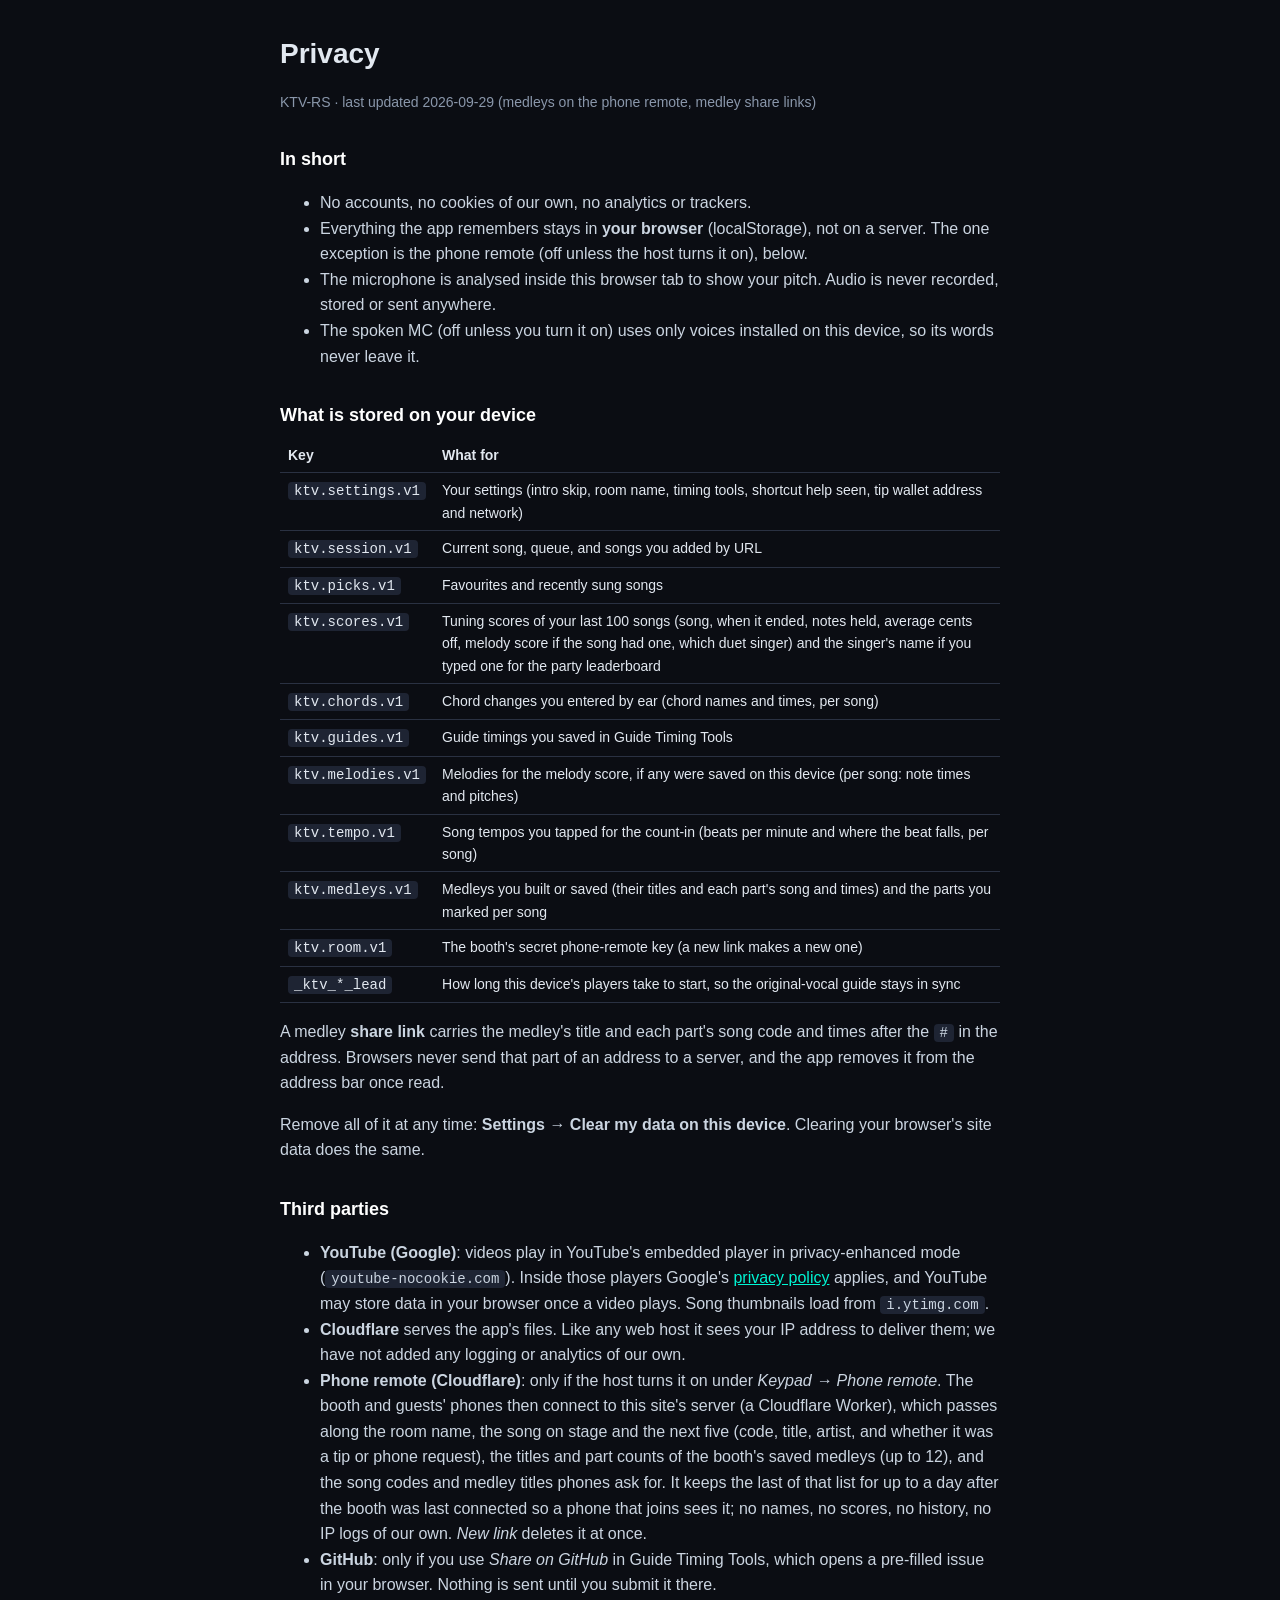
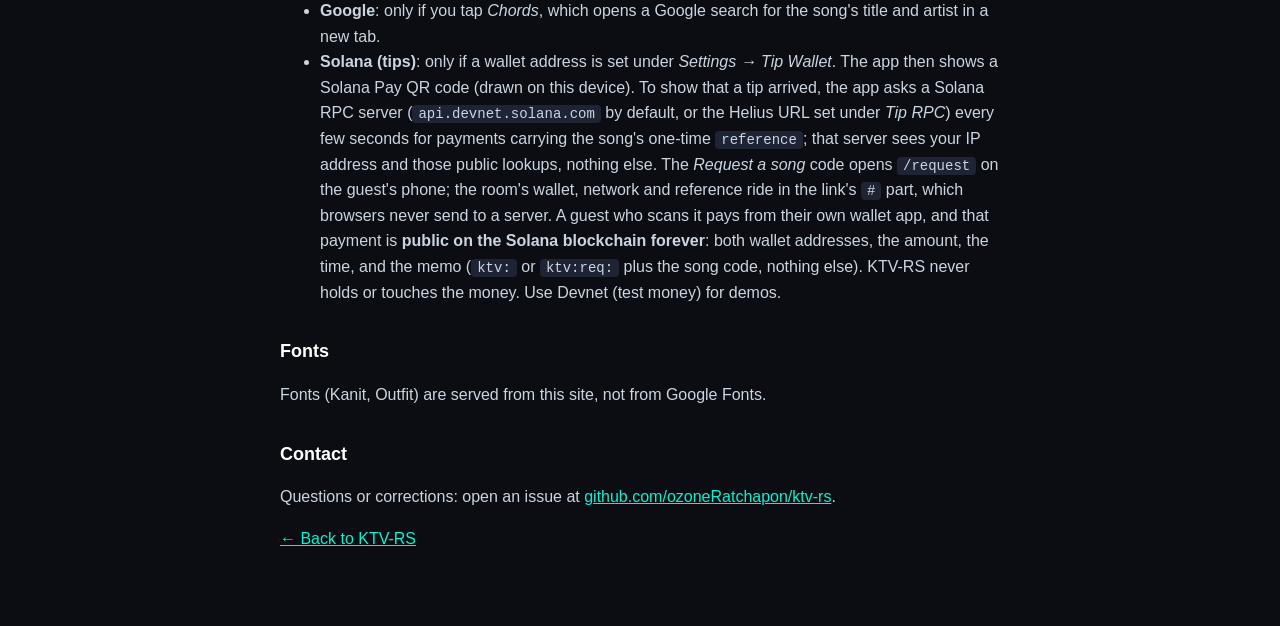
<file: public/privacy.html>
<!DOCTYPE html>
<html lang="en">
<head>
    <meta charset="UTF-8" />
    <meta name="viewport" content="width=device-width, initial-scale=1" />
    <title>Privacy · KTV-RS</title>
    <meta name="description" content="What KTV-RS stores, where, and what it never collects." />
    <link rel="icon" href="/favicon.ico" />
    <style>
        body { margin: 0; background: #0b0d13; color: #e2e8f0; font: 16px/1.6 -apple-system, BlinkMacSystemFont, "Segoe UI", Roboto, sans-serif; }
        main { max-width: 720px; margin: 0 auto; padding: 32px 20px 64px; }
        h1 { font-size: 28px; margin: 0 0 4px; }
        h2 { font-size: 18px; margin: 32px 0 8px; color: #ffffff; }
        p, li { color: #cbd5e1; }
        code { background: #1e2433; padding: 1px 6px; border-radius: 4px; font-size: 14px; }
        table { border-collapse: collapse; width: 100%; font-size: 14px; }
        th, td { text-align: left; padding: 6px 8px; border-bottom: 1px solid #2a3142; vertical-align: top; }
        a { color: #00f5d4; }
        .muted { color: #8a97ab; font-size: 14px; }
    </style>
</head>
<body>
<main>
    <h1>Privacy</h1>
    <p class="muted">KTV-RS · last updated 2026-09-29 (medleys on the phone remote, medley share links)</p>

    <h2>In short</h2>
    <ul>
        <li>No accounts, no cookies of our own, no analytics or trackers.</li>
        <li>Everything the app remembers stays in <strong>your browser</strong> (localStorage), not on a server. The one exception
            is the phone remote (off unless the host turns it on), below.</li>
        <li>The microphone is analysed inside this browser tab to show your pitch. Audio is never recorded, stored or sent anywhere.</li>
        <li>The spoken MC (off unless you turn it on) uses only voices installed on this device, so its words never leave it.</li>
    </ul>

    <h2>What is stored on your device</h2>
    <table>
        <tr><th>Key</th><th>What for</th></tr>
        <tr><td><code>ktv.settings.v1</code></td><td>Your settings (intro skip, room name, timing tools, shortcut help seen, tip wallet address and network)</td></tr>
        <tr><td><code>ktv.session.v1</code></td><td>Current song, queue, and songs you added by URL</td></tr>
        <tr><td><code>ktv.picks.v1</code></td><td>Favourites and recently sung songs</td></tr>
        <tr><td><code>ktv.scores.v1</code></td><td>Tuning scores of your last 100 songs (song, when it ended, notes held, average cents off, melody score if the song had one, which duet singer) and the singer's name if you typed one for the party leaderboard</td></tr>
        <tr><td><code>ktv.chords.v1</code></td><td>Chord changes you entered by ear (chord names and times, per song)</td></tr>
        <tr><td><code>ktv.guides.v1</code></td><td>Guide timings you saved in Guide Timing Tools</td></tr>
        <tr><td><code>ktv.melodies.v1</code></td><td>Melodies for the melody score, if any were saved on this device (per song: note times and pitches)</td></tr>
        <tr><td><code>ktv.tempo.v1</code></td><td>Song tempos you tapped for the count-in (beats per minute and where the beat falls, per song)</td></tr>
        <tr><td><code>ktv.medleys.v1</code></td><td>Medleys you built or saved (their titles and each part's song and times) and the parts you marked per song</td></tr>
        <tr><td><code>ktv.room.v1</code></td><td>The booth's secret phone-remote key (a new link makes a new one)</td></tr>
        <tr><td><code>_ktv_*_lead</code></td><td>How long this device's players take to start, so the original-vocal guide stays in sync</td></tr>
    </table>
    <p>A medley <strong>share link</strong> carries the medley's title and each part's song code and times after the <code>#</code> in the address. Browsers never send that part of an address to a server, and the app removes it from the address bar once read.</p>
    <p>Remove all of it at any time: <strong>Settings → Clear my data on this device</strong>. Clearing your browser's site data does the same.</p>

    <h2>Third parties</h2>
    <ul>
        <li><strong>YouTube (Google)</strong>: videos play in YouTube's embedded player in privacy-enhanced mode
            (<code>youtube-nocookie.com</code>). Inside those players Google's
            <a href="https://policies.google.com/privacy" rel="noopener noreferrer">privacy policy</a> applies, and YouTube may store
            data in your browser once a video plays. Song thumbnails load from <code>i.ytimg.com</code>.</li>
        <li><strong>Cloudflare</strong> serves the app's files. Like any web host it sees your IP address to deliver them;
            we have not added any logging or analytics of our own.</li>
        <li><strong>Phone remote (Cloudflare)</strong>: only if the host turns it on under <em>Keypad → Phone remote</em>. The booth
            and guests' phones then connect to this site's server (a Cloudflare Worker), which passes along the room name, the
            song on stage and the next five (code, title, artist, and whether it was a tip or phone request), the titles and part
            counts of the booth's saved medleys (up to 12), and the song codes and medley titles phones ask for. It keeps the last of that list for up to a day after the booth was last connected so a phone that
            joins sees it; no names, no scores, no history, no IP logs of our own. <em>New link</em> deletes it at once.</li>
        <li><strong>GitHub</strong>: only if you use <em>Share on GitHub</em> in Guide Timing Tools, which opens a pre-filled issue
            in your browser. Nothing is sent until you submit it there.</li>
        <li><strong>Google</strong>: only if you tap <em>Chords</em>, which opens a Google search for the song's title and artist
            in a new tab.</li>
        <li><strong>Solana (tips)</strong>: only if a wallet address is set under <em>Settings → Tip Wallet</em>. The app then shows a
            Solana Pay QR code (drawn on this device). To show that a tip arrived, the app asks a Solana RPC server
            (<code>api.devnet.solana.com</code> by default, or the Helius URL set under <em>Tip RPC</em>) every few seconds
            for payments carrying the song's one-time <code>reference</code>; that server sees your IP address and those
            public lookups, nothing else. The <em>Request a song</em> code opens <code>/request</code> on the guest's
            phone; the room's wallet, network and reference ride in the link's <code>#</code> part, which browsers never send
            to a server. A guest who scans it pays from their own wallet app, and that
            payment is <strong>public on the Solana blockchain forever</strong>: both wallet addresses, the amount, the time, and the memo
            (<code>ktv:</code> or <code>ktv:req:</code> plus the song code, nothing else). KTV-RS never holds or touches the money. Use Devnet (test money)
            for demos.</li>
    </ul>

    <h2>Fonts</h2>
    <p>Fonts (Kanit, Outfit) are served from this site, not from Google Fonts.</p>

    <h2>Contact</h2>
    <p>Questions or corrections: open an issue at
        <a href="https://github.com/ozoneRatchapon/ktv-rs/issues" rel="noopener noreferrer">github.com/ozoneRatchapon/ktv-rs</a>.</p>

    <p><a href="/">← Back to KTV-RS</a></p>
</main>
</body>
</html>
</file>
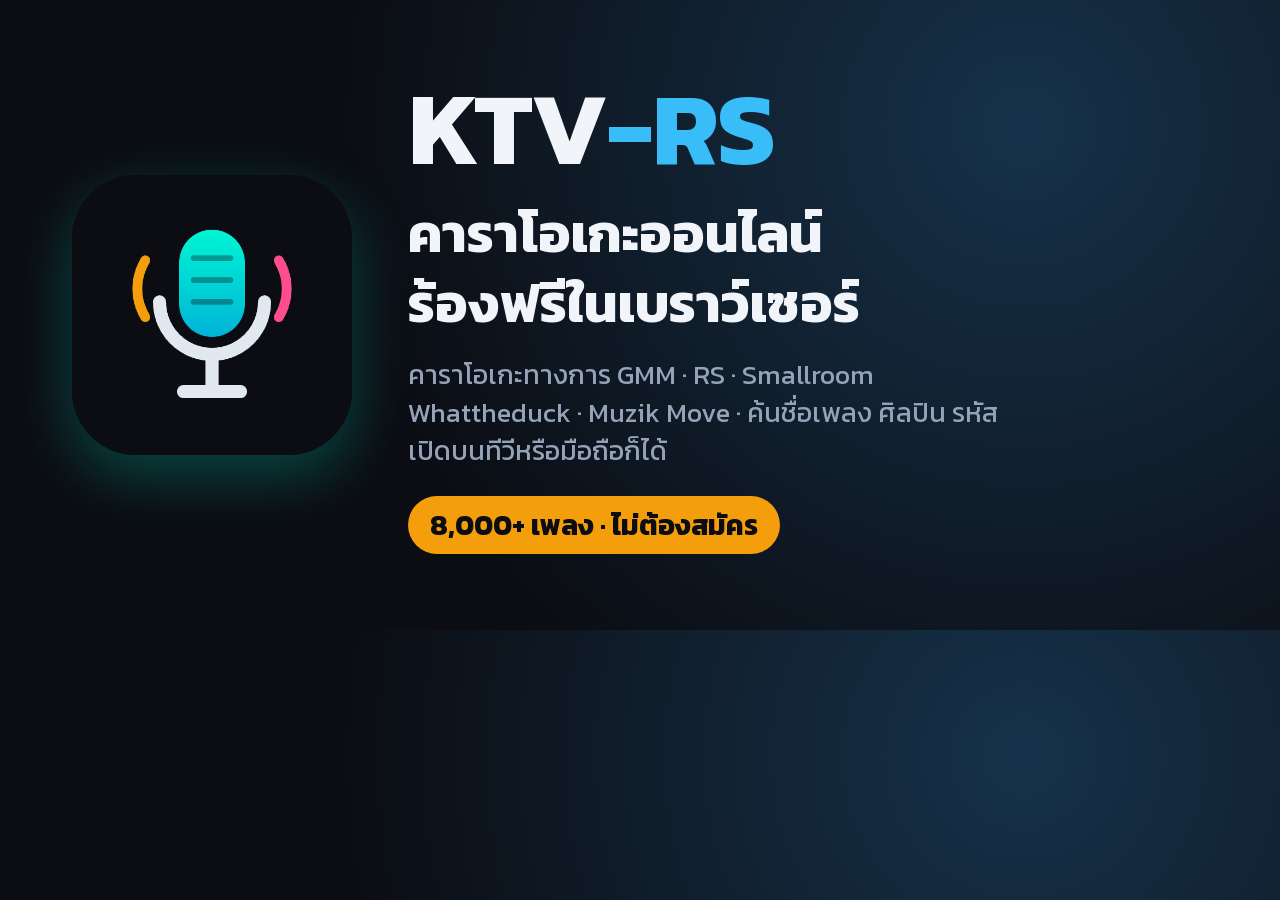
<file: tools/og_card.html>
<!DOCTYPE html>
<!-- Link-preview card (LINE, Facebook, X, Discord): renders public/og-image.png at 1200x630. Regenerate:
     "/Applications/Google Chrome.app/Contents/MacOS/Google Chrome" --headless=new --hide-scrollbars \
       --window-size=1200,630 --screenshot=public/og-image.png "file://$PWD/tools/og_card.html" -->
<html lang="th">
<head>
<meta charset="utf-8" />
<style>
  @font-face { font-family: Kanit; font-weight: 400; src: url(../public/fonts/kanit-400-thai.woff2) format('woff2'); unicode-range: U+0E01-0E5B; }
  @font-face { font-family: Kanit; font-weight: 400; src: url(../public/fonts/kanit-400-latin.woff2) format('woff2'); }
  @font-face { font-family: Kanit; font-weight: 700; src: url(../public/fonts/kanit-700-thai.woff2) format('woff2'); unicode-range: U+0E01-0E5B; }
  @font-face { font-family: Kanit; font-weight: 700; src: url(../public/fonts/kanit-700-latin.woff2) format('woff2'); }
  * { margin: 0; box-sizing: border-box; }
  body { width: 1200px; height: 630px; overflow: hidden; background: radial-gradient(circle at 80% 20%, #16324a 0, #0b0d13 60%); color: #f1f5f9; font-family: Kanit, sans-serif; display: flex; align-items: center; padding: 0 72px; gap: 56px; }
  img { width: 280px; height: 280px; border-radius: 64px; box-shadow: 0 20px 60px rgba(0, 245, 212, 0.25); flex-shrink: 0; }
  h1 { font-size: 104px; font-weight: 700; line-height: 1; letter-spacing: -2px; }
  h1 span { color: #38bdf8; }
  .th { font-size: 54px; font-weight: 700; margin-top: 18px; line-height: 1.3; }
  .sub { font-size: 27px; color: #94a3b8; margin-top: 18px; line-height: 1.4; }
  .pill { display: inline-block; margin-top: 26px; padding: 8px 22px; border-radius: 999px; background: #f59e0b; color: #0b0d13; font-size: 28px; font-weight: 700; }
</style>
</head>
<body>
  <img src="../public/icons/icon-512.png" alt="" />
  <div>
    <h1>KTV<span>-RS</span></h1>
    <p class="th">คาราโอเกะออนไลน์<br />ร้องฟรีในเบราว์เซอร์</p>
    <p class="sub">คาราโอเกะทางการ GMM · RS · Smallroom<br />Whattheduck · Muzik Move · ค้นชื่อเพลง ศิลปิน รหัส<br />เปิดบนทีวีหรือมือถือก็ได้</p>
    <span class="pill">8,000+ เพลง · ไม่ต้องสมัคร</span>
  </div>
</body>
</html>
</file>
